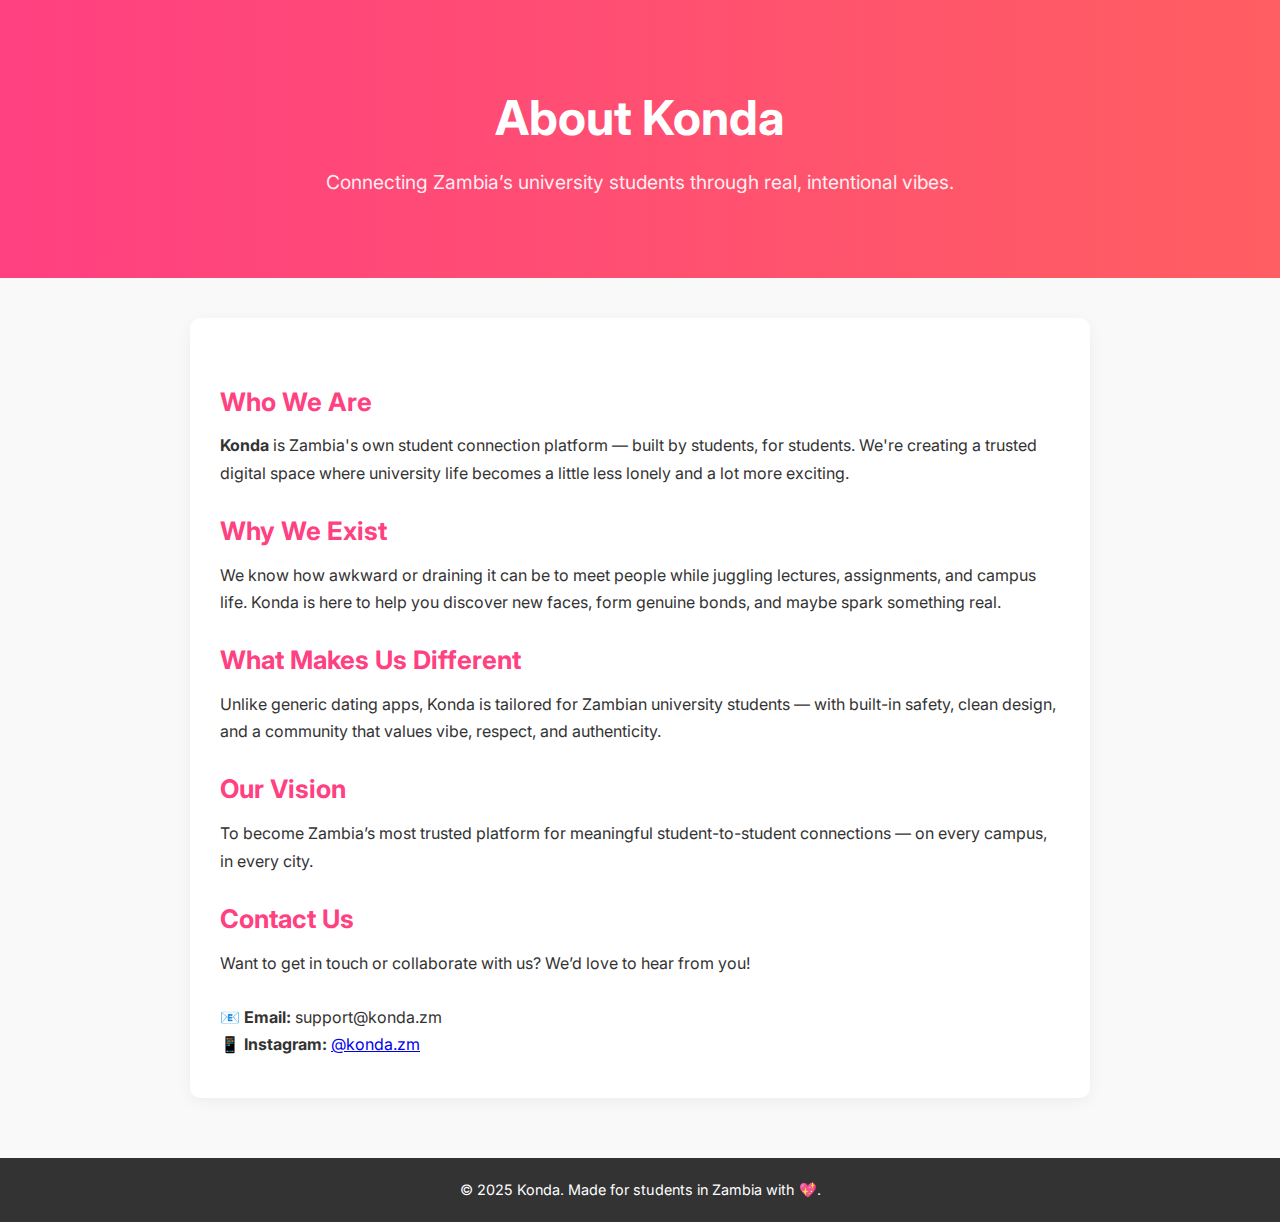
<file: about.html>
<!DOCTYPE html>
<html lang="en">
<head>
  <meta charset="UTF-8" />
  <meta name="viewport" content="width=device-width, initial-scale=1.0"/>
  <title>About Us – Konda</title>
  <link rel="stylesheet" href="css/style.css" />
  <link href="https://fonts.googleapis.com/css2?family=Inter:wght@400;600&display=swap" rel="stylesheet" />
  <style>
    body {
      font-family: 'Inter', sans-serif;
      background-color: #f9f9f9;
      margin: 0;
      color: #333;
    }

    .navbar {
      display: flex;
      justify-content: space-between;
      align-items: center;
      background: #fff;
      padding: 1rem 2rem;
      box-shadow: 0 2px 4px rgba(0,0,0,0.05);
    }

    .navbar a {
      text-decoration: none;
      color: #333;
      font-weight: 600;
      margin-left: 1rem;
    }

    .hero-banner {
      background: linear-gradient(to right, #ff4081, #ff5e62);
      color: white;
      text-align: center;
      padding: 80px 20px;
    }

    .hero-banner h1 {
      font-size: 3rem;
      margin-bottom: 10px;
    }

    .hero-banner p {
      font-size: 1.2rem;
      opacity: 0.9;
    }

    .about-container {
      max-width: 900px;
      margin: 40px auto;
      background: white;
      border-radius: 10px;
      padding: 40px 30px;
      box-shadow: 0 4px 16px rgba(0,0,0,0.05);
    }

    .about-container h2 {
      color: #ff4081;
      margin-top: 1.5rem;
      font-size: 1.6rem;
    }

    .about-container p {
      margin-top: 10px;
      line-height: 1.7;
      font-size: 1rem;
    }

    footer {
      background: #333;
      color: white;
      text-align: center;
      padding: 20px;
      font-size: 0.9rem;
      margin-top: 60px;
    }

    @media (max-width: 600px) {
      .hero-banner h1 {
        font-size: 2rem;
      }

      .about-container {
        padding: 20px;
      }
    }
  </style>
</head>
<body>
<div id="header-container"></div>


  <!-- Hero Section -->
  <section class="hero-banner">
    <h1>About Konda</h1>
    <p>Connecting Zambia’s university students through real, intentional vibes.</p>
  </section>

  <!-- Main Content -->
  <section class="about-container">
    <h2>Who We Are</h2>
    <p>
      <strong>Konda</strong> is Zambia's own student connection platform — built by students, for students. We're creating a trusted digital space where university life becomes a little less lonely and a lot more exciting.
    </p>

    <h2>Why We Exist</h2>
    <p>
      We know how awkward or draining it can be to meet people while juggling lectures, assignments, and campus life. Konda is here to help you discover new faces, form genuine bonds, and maybe spark something real.
    </p>

    <h2>What Makes Us Different</h2>
    <p>
      Unlike generic dating apps, Konda is tailored for Zambian university students — with built-in safety, clean design, and a community that values vibe, respect, and authenticity.
    </p>

    <h2>Our Vision</h2>
    <p>
      To become Zambia’s most trusted platform for meaningful student-to-student connections — on every campus, in every city.
    </p>

    <h2>Contact Us</h2>
    <p>
      Want to get in touch or collaborate with us? We’d love to hear from you!<br><br>
      📧 <strong>Email:</strong> support@konda.zm<br>
      📱 <strong>Instagram:</strong> <a href="https://instagram.com/konda.zm" target="_blank">@konda.zm</a>
    </p>
  </section>

  <!-- Footer -->
  <footer>
    &copy; 2025 Konda. Made for students in Zambia with 💖.
  </footer>

</body>
</html>
</file>
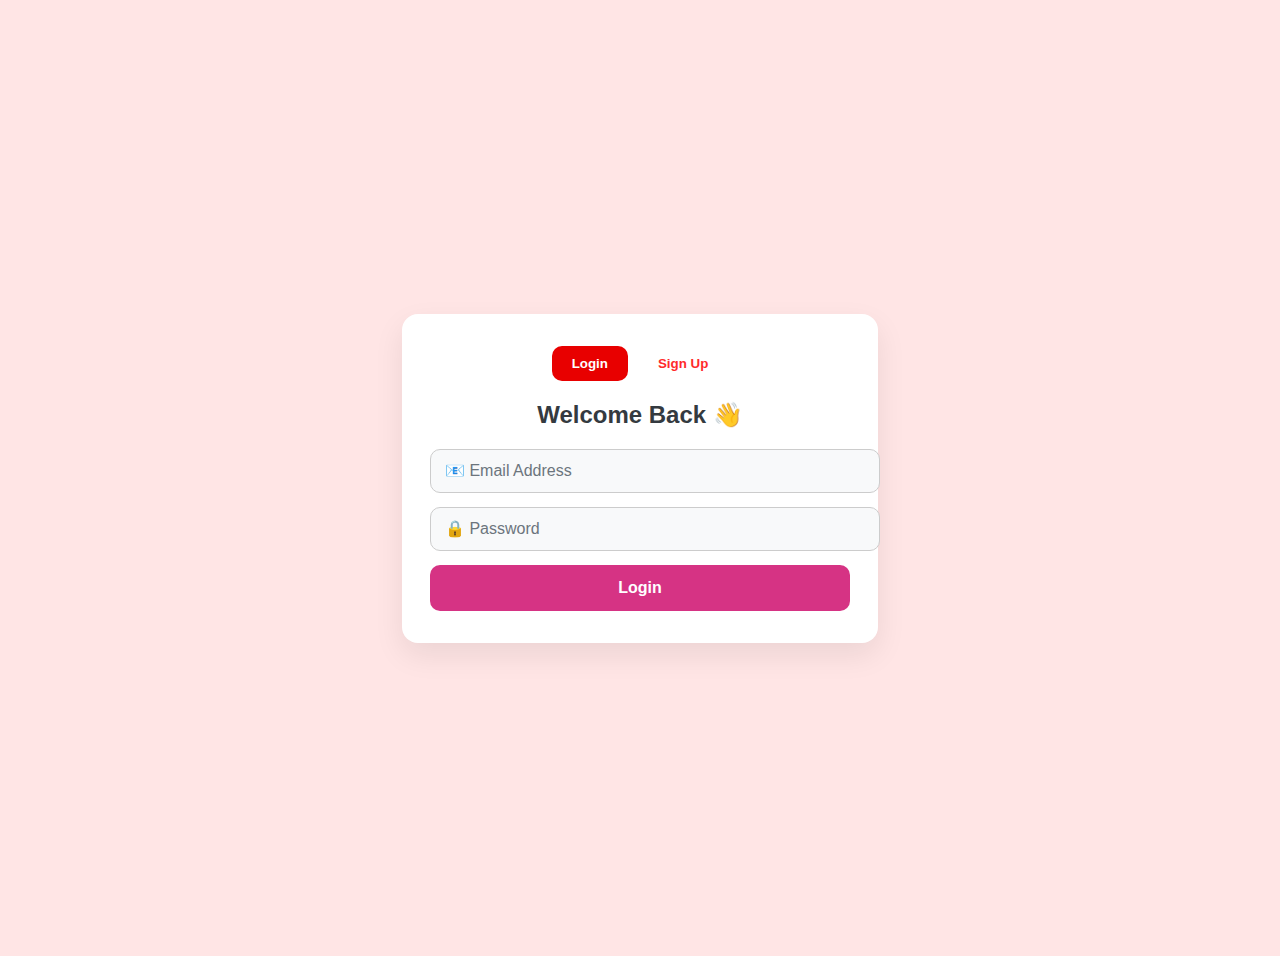
<file: auth.html>
<!DOCTYPE html>
<html lang="en">
<head>
  <meta charset="UTF-8" />
  <meta name="viewport" content="width=device-width, initial-scale=1.0"/>
  <title>Konda – Sign In / Sign Up</title>
  <link rel="stylesheet" href="css/components/modal.css" />
  <style>
    .tab-buttons {
      display: flex;
      justify-content: center;
      margin-bottom: 20px;
    }

    .tab-buttons button {
      background: white;
      color: #ff2b2b;
      border: none;
      padding: 10px 20px;
      margin: 0 5px;
      font-weight: bold;
      border-radius: 10px;
      cursor: pointer;
      transition: background 0.3s ease;
    }

    .tab-buttons button.active {
      background: #e80000;
      color: white;
    }

    .form-section {
      display: none;
    }

    .form-section.active {
      display: block;
    }
  </style>
</head>
<script>
  function validateSignupForm() {
    const age = document.getElementById("age").value;
    const password = document.getElementById("password").value;
    const confirm = document.getElementById("confirmPassword").value;

    const ageWarning = document.getElementById("ageWarning");
    const passWarning = document.getElementById("passwordWarning");

    ageWarning.style.display = "none";
    passWarning.style.display = "none";

    if (parseInt(age) < 16) {
      ageWarning.style.display = "block";
      return false;
    }

    if (password !== confirm) {
      passWarning.style.display = "block";
      return false;
    }

    return true;
  }

  function showTab(tab) {
    const sections = document.querySelectorAll('.form-section');
    const buttons = document.querySelectorAll('.tab-buttons button');

    sections.forEach((el) => {
      el.classList.remove('active');
    });

    buttons.forEach((btn) => {
      btn.classList.remove('active');
    });

    // Delay for smooth transition
    setTimeout(() => {
      document.getElementById(tab).classList.add('active');
    }, 50);

    event.target.classList.add('active');
  }

  function validateSignupForm() {
    const age = document.getElementById("age").value;
    const password = document.getElementById("password").value;
    const confirm = document.getElementById("confirmPassword").value;
    const studentNo = document.getElementById("studentNo").value;

    const ageWarning = document.getElementById("ageWarning");
    const passWarning = document.getElementById("passwordWarning");
    const studentWarning = document.getElementById("studentWarning");

    // Reset warnings
    ageWarning.style.display = "none";
    passWarning.style.display = "none";
    studentWarning.style.display = "none";

    if (parseInt(age) < 16) {
      ageWarning.style.display = "block";
      return false;
    }

    if (password !== confirm) {
      passWarning.style.display = "block";
      return false;
    }

    // Student number must be 8 digits and start with 20
    const studentRegex = /^20\d{6}$/;
    if (!studentRegex.test(studentNo)) {
      studentWarning.style.display = "block";
      return false;
    }

    return true;
  }
</script>

<body>
  <div class="form-container">
    <div class="tab-buttons">
      <button class="active" onclick="showTab('login')">Login</button>
      <button onclick="showTab('signup')">Sign Up</button>
    </div>

    <div id="login" class="form-section active">
      <h2>Welcome Back 👋</h2>
      <form>
        <input type="email" placeholder="📧 Email Address" required />
        <input type="password" placeholder="🔒 Password" required />
        <button type="submit">Login</button>
      </form>
    </div>

    <div id="signup" class="form-section">
      <h2>Join Konda 🔥</h2>
        <form onsubmit="return validateSignupForm()">
        <input type="text" id="fullName" placeholder="🙍 Full Name" required />
        <input type="number" id="age" placeholder="🎂 Age" min="16" required />
        <input type="text" id="nid" placeholder="🆔 National ID" required />
        <input type="text" id="studentNo" placeholder="🎓 Student Number" required />
        <input type="password" id="password" placeholder="🔒 Password" required />
        <input type="password" id="confirmPassword" placeholder="🔒 Confirm Password" required />
        <p id="ageWarning" style="color: red; font-size: 14px; display: none;">You must be at least 16 years old to sign up.</p>
        <p id="passwordWarning" style="color: red; font-size: 14px; display: none;">Passwords do not match.</p>
        <button type="submit">Sign Up</button>
        </form>
    </div>
  </div>

  <script>
    function showTab(tab) {
      document.querySelectorAll('.form-section').forEach(el => el.classList.remove('active'));
      document.querySelectorAll('.tab-buttons button').forEach(btn => btn.classList.remove('active'));

      document.getElementById(tab).classList.add('active');
      event.target.classList.add('active');
    }
  </script>
</body>
</html>
</file>
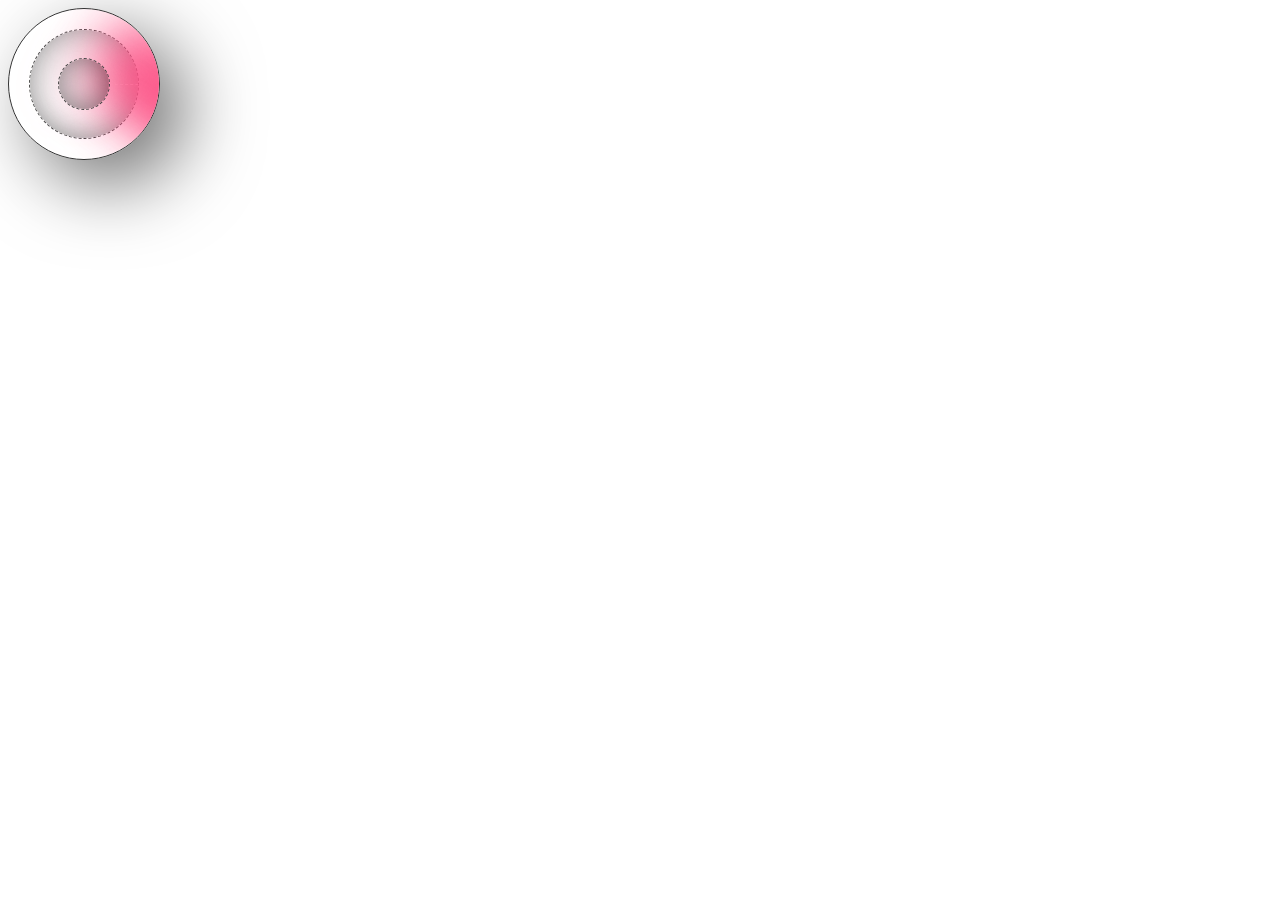
<file: components/search.html>
<!DOCTYPE html>
<html lang="en">
<head>
    <meta charset="UTF-8">
    <meta name="viewport" content="width=device-width, initial-scale=1.0">
    <title>zakir</title>
    <link rel="stylesheet" href="/css/components/search.css">
</head>
<body>
<div class="loader">
    <span></span>
</div>
</body>
</html>
</file>
<file: css/components/modal.css>
body {
  font-family: 'Segoe UI', sans-serif;
  background-color: #FFE5E5;
  color: #343A40;
  min-height: 100vh;
  display: flex;
  justify-content: center;
  align-items: center;
  padding: 20px;
}

.form-container {
  background-color: #FFFFFF;
  border-radius: 16px;
  padding: 32px 28px;
  box-shadow: 0 12px 30px rgba(0, 0, 0, 0.08);
  width: 100%;
  max-width: 420px;
  text-align: center;
}
.tab-buttons button {
  background-color: #FFE5E5;
  color: #C42F75;
  border: none;
  padding: 10px 20px;
  margin: 0 5px;
  border-radius: 8px;
  font-weight: 600;
  cursor: pointer;
  transition: all 0.3s ease-in-out;
}

.tab-buttons button.active {
  background-color: #C42F75;
  color: white;
}

.tab-buttons button:hover {
  background-color: #E45D5D;
  color: white;
}


h2 {
  color: #343A40;
  margin-bottom: 20px;
  font-size: 24px;
}

form input {
  width: 100%;
  padding: 12px 14px;
  margin-bottom: 14px;
  border: 1px solid #ccc;
  border-radius: 10px;
  font-size: 16px;
  background-color: #F8F9FA;
  color: #343A40;
}

form input::placeholder {
  color: #6C757D;
}

form button {
  background-color: #D63384;
  color: white;
  padding: 14px 22px;
  width: 100%;
  font-size: 16px;
  border: none;
  border-radius: 10px;
  cursor: pointer;
  font-weight: bold;
  transition: background 0.3s ease;
}

form button:hover {
  background-color: #FF6B6B;
}

form p {
  font-size: 14px;
  color: #6C757D;
  margin-top: 10px;
}

form a {
  color: #D63384;
  text-decoration: none;
  font-weight: 500;
}

#ageWarning,
#passwordWarning {
  color: #FF6B6B;
  font-size: 14px;
  margin-bottom: 10px;
  display: none;
}

/* Mobile optimization */
@media screen and (max-width: 480px) {
  .form-container {
    padding: 20px 15px;
  }

  h2 {
    font-size: 20px;
  }

  form input,
  form button {
    font-size: 15px;
  }
}

.form-section {
  display: none;
  opacity: 0;
  transition: opacity 0.5s ease-in-out;
}

.form-section.active {
  display: block;
  opacity: 1;
}
</file>
<file: css/components/search.css>
/* From Uiverse.io by adamgiebl */ 
.loader {
  position: relative;
  width: 150px;
  height: 150px;
  background: transparent;
  border-radius: 50%;
  box-shadow: 25px 25px 75px rgba(0, 0, 0, 0.55);
  border: 1px solid #333;
  display: flex;
  align-items: center;
  justify-content: center;
  overflow: hidden;
}

.loader::before {
  content: '';
  position: absolute;
  inset: 20px;
  background: transparent;
  border: 1px dashed #444;
  border-radius: 50%;
  box-shadow: inset -5px -5px 25px rgba(0, 0, 0, 0.25),
      inset 5px 5px 35px rgba(0, 0, 0, 0.25);
}

.loader::after {
  content: '';
  position: absolute;
  width: 50px;
  height: 50px;
  border-radius: 50%;
  border: 1px dashed #444;
  box-shadow: inset -5px -5px 25px rgba(0, 0, 0, 0.25),
      inset 5px 5px 35px rgba(0, 0, 0, 0.25);
}

.loader span {
  position: absolute;
  top: 50%;
  left: 50%;
  width: 50%;
  height: 100%;
  background: transparent;
  transform-origin: top left;
  animation: radar81 2s linear infinite;
  border-top: 1px dashed #fff;
}

.loader span::before {
  content: '';
  position: absolute;
  top: 0;
  left: 0;
  width: 100%;
  height: 100%;
  background: #fc5185;
 /* pink */
  transform-origin: top left;
  transform: rotate(-55deg);
  filter: blur(30px) drop-shadow(20px 20px 20px #fc5185);
 /* pink */
}

@keyframes radar81 {
  0% {
    transform: rotate(0deg);
  }

  100% {
    transform: rotate(360deg);
  }
}
</file>
<file: css/style.css>
/* Reset & base */
* { box-sizing: border-box; margin: 0; padding: 0; }
body { font-family: 'Inter', sans-serif; color: #222; line-height: 1.6; background: #fafafa; }
.a{  background-color: inherit !important; color: inherit !important;  text-decoration: none !important;  border: inherit !important;  }






.container { max-width: 1100px; margin: auto; padding: 0 20px; }

/* Navbar */
.navbar { background: white; position: sticky; top: 0; z-index: 1000; box-shadow:0 2px 6px rgba(0,0,0,0.05);}
.navbar .container { display: flex; align-items: center; justify-content: space-between; padding: 15px 0; }
.logo { font-size: 1.4rem; font-weight: 600; color: #ff4081; }
.nav-links a { margin: 0 15px; text-decoration: none; color: #555; font-weight: 500; }
.btn { background: transparent; border: 2px solid #ff4081; color: #ff4081; padding: 8px 18px; font-weight: 600; border-radius: 6px; cursor: pointer; }
.btn:hover { background: #ff4081; color: white; }

/* Hero */
.hero { background: #fff; padding: 80px 0; }
.hero-content { display: flex; align-items: center; justify-content: space-between; flex-wrap: wrap; }
.hero-text { flex: 1 1 450px; }
.hero-text h1 { font-size: 2.5rem; margin-bottom: 20px; line-height: 1.2; }
.hero-text p { font-size: 1.1rem; margin-bottom: 30px; color: #555; }
.btn-primary { background: #ff4081; color: white; border: none; padding: 12px 25px; font-size: 1.1rem; border-radius: 6px; cursor: pointer; }
.btn-primary:hover { background: #e73370; }
.hero-image img { max-width: 450px; width: 100%; }

/* Features */
.features { padding: 60px 0; }
.features h2 { text-align: center; font-size: 2rem; margin-bottom: 40px; color: #333; }
.features-grid { display: flex; flex-wrap: wrap; gap: 30px; justify-content: center; }
.feature-card { background: white; padding: 30px; border-radius: 10px; width: 280px; text-align: center; box-shadow: 0 4px 12px rgba(0,0,0,0.05); }
.feature-card img { width: 60px; margin-bottom: 20px; }
.feature-card h3 { font-size: 1.2rem; margin-bottom: 10px; color: #ff4081; }
.feature-card p { color: #666; font-size: 0.98rem; }

/* CTA */
.cta { background: #ff4081; padding: 50px 0; text-align: center; color: white; }
.cta h2 { font-size: 2rem; margin-bottom: 20px; }
.cta .btn-primary { background: white; color: #ff4081; }

/* Modal */
.modal { display: none; position: fixed; inset:0; background: rgba(0,0,0,0.6); justify-content: center; align-items: center; z-index: 2000; }
.modal-content { background: white; padding: 30px; border-radius: 8px; width: 320px; text-align: center; position: relative; }
.close-btn { position: absolute; top: 12px; right: 15px; font-size: 24px; cursor: pointer; }
.modal-content input { width: 100%; margin: 15px 0; padding: 10px; border:1px solid #ccc; border-radius:4px; }
.modal-content button { width: 100%; margin-top: 10px; }

/* Responsive */
@media(max-width: 768px){
  .hero-content { flex-direction: column-reverse; text-align: center;}
  .hero-image, .hero-text { flex: 1 1 100%; }
  .features-grid { flex-direction: column; align-items: center; }
}

.site-footer {
  background-color: #333;
  color: white;
  text-align: center;
  padding: 20px;
  font-size: 0.9rem;
  margin-top: 60px;
}
</file>
